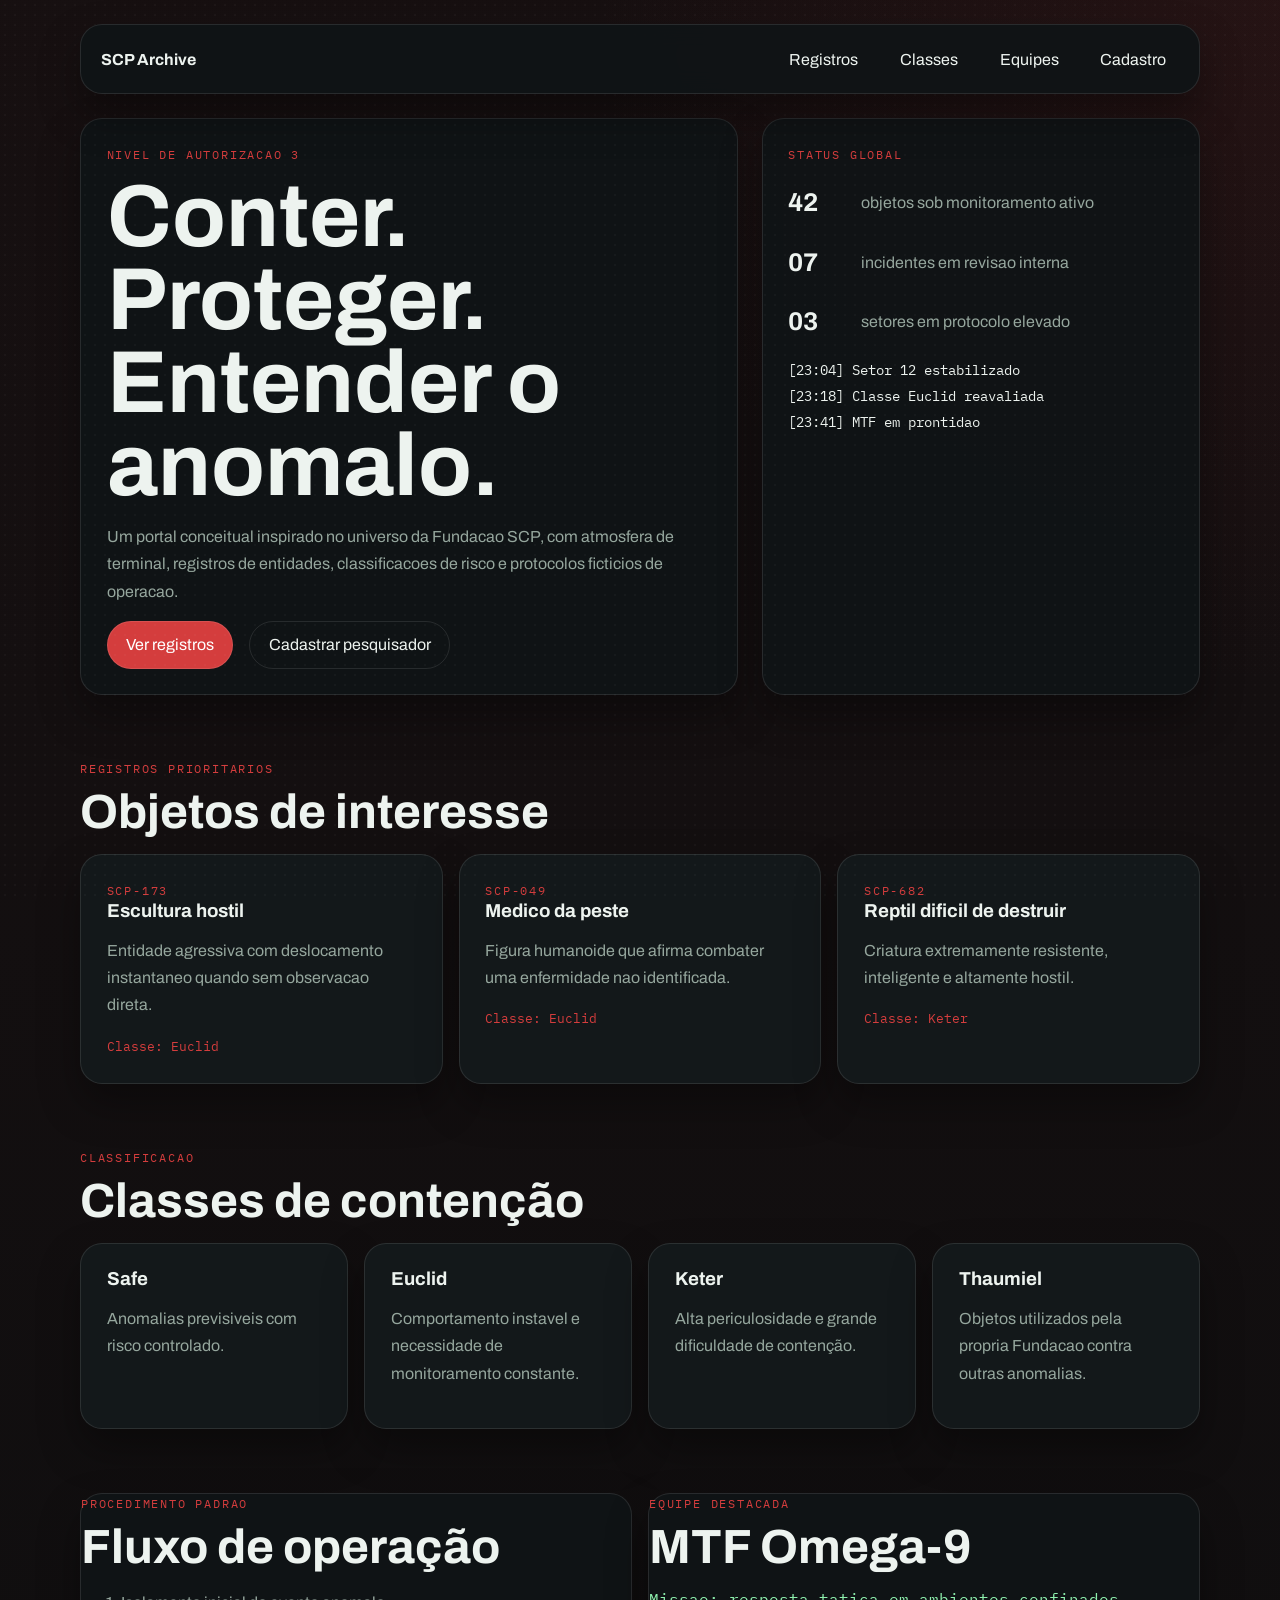
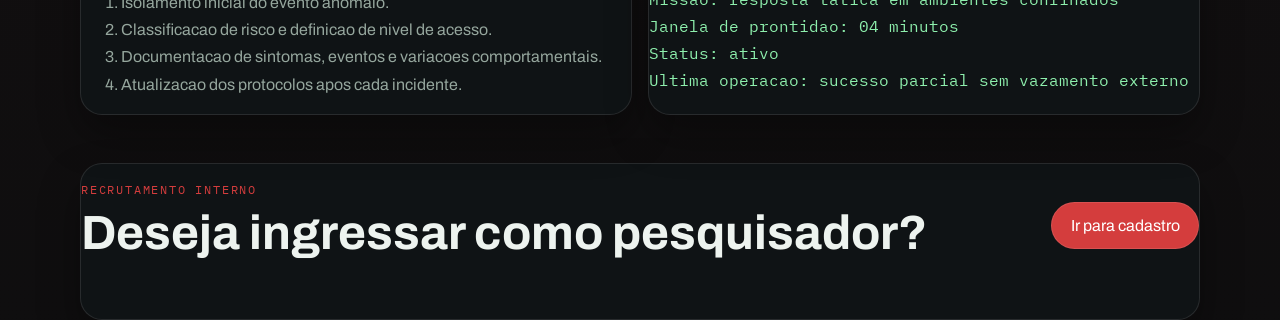
<file: index.html>
﻿<!DOCTYPE html>
<html lang="pt-BR">
<head>
  <meta charset="UTF-8">
  <meta name="viewport" content="width=device-width, initial-scale=1.0">
  <meta name="description" content="Portal tematico inspirado na Fundacao SCP com arquivos, protocolos e cadastro de pesquisadores.">
  <title>SCP Foundation Archive</title>
  <link rel="preconnect" href="https://fonts.googleapis.com">
  <link rel="preconnect" href="https://fonts.gstatic.com" crossorigin>
  <link href="https://fonts.googleapis.com/css2?family=Archivo:wght@400;500;700&family=IBM+Plex+Mono:wght@400;500;700&display=swap" rel="stylesheet">
  <link rel="stylesheet" href="styles.css">
</head>
<body>
  <div class="noise"></div>
  <header class="hero">
    <nav class="nav">
      <a class="brand" href="index.html">SCP Archive</a>
      <div class="nav__links">
        <a href="#registros">Registros</a>
        <a href="#classes">Classes</a>
        <a href="#equipes">Equipes</a>
        <a href="cadastro.html">Cadastro</a>
      </div>
    </nav>
    <div class="hero__grid">
      <section class="hero__content panel">
        <p class="label">Nivel de autorizacao 3</p>
        <h1>Conter. Proteger. Entender o anomalo.</h1>
        <p>Um portal conceitual inspirado no universo da Fundacao SCP, com atmosfera de terminal, registros de entidades, classificacoes de risco e protocolos ficticios de operacao.</p>
        <div class="hero__actions">
          <a class="button button--primary" href="#registros">Ver registros</a>
          <a class="button" href="cadastro.html">Cadastrar pesquisador</a>
        </div>
      </section>
      <aside class="status-card panel">
        <p class="label">Status global</p>
        <ul class="status-list">
          <li><strong>42</strong><span>objetos sob monitoramento ativo</span></li>
          <li><strong>07</strong><span>incidentes em revisao interna</span></li>
          <li><strong>03</strong><span>setores em protocolo elevado</span></li>
        </ul>
        <div class="status-log">
          <span>[23:04] Setor 12 estabilizado</span>
          <span>[23:18] Classe Euclid reavaliada</span>
          <span>[23:41] MTF em prontidao</span>
        </div>
      </aside>
    </div>
  </header>
  <main>
    <section class="section" id="registros">
      <div class="section__head">
        <p class="label">Registros prioritarios</p>
        <h2>Objetos de interesse</h2>
      </div>
      <div class="cards cards--three">
        <article class="card"><p class="card__tag">SCP-173</p><h3>Escultura hostil</h3><p>Entidade agressiva com deslocamento instantaneo quando sem observacao direta.</p><small>Classe: Euclid</small></article>
        <article class="card"><p class="card__tag">SCP-049</p><h3>Medico da peste</h3><p>Figura humanoide que afirma combater uma enfermidade nao identificada.</p><small>Classe: Euclid</small></article>
        <article class="card"><p class="card__tag">SCP-682</p><h3>Reptil dificil de destruir</h3><p>Criatura extremamente resistente, inteligente e altamente hostil.</p><small>Classe: Keter</small></article>
      </div>
    </section>
    <section class="section" id="classes">
      <div class="section__head"><p class="label">Classificacao</p><h2>Classes de contenção</h2></div>
      <div class="cards cards--four">
        <article class="mini-card"><h3>Safe</h3><p>Anomalias previsiveis com risco controlado.</p></article>
        <article class="mini-card"><h3>Euclid</h3><p>Comportamento instavel e necessidade de monitoramento constante.</p></article>
        <article class="mini-card"><h3>Keter</h3><p>Alta periculosidade e grande dificuldade de contenção.</p></article>
        <article class="mini-card"><h3>Thaumiel</h3><p>Objetos utilizados pela propria Fundacao contra outras anomalias.</p></article>
      </div>
    </section>
    <section class="section section--split" id="equipes">
      <article class="panel"><p class="label">Procedimento padrao</p><h2>Fluxo de operação</h2><ol><li>Isolamento inicial do evento anomalo.</li><li>Classificacao de risco e definicao de nivel de acesso.</li><li>Documentacao de sintomas, eventos e variacoes comportamentais.</li><li>Atualizacao dos protocolos apos cada incidente.</li></ol></article>
      <article class="panel terminal"><p class="label">Equipe destacada</p><h2>MTF Omega-9</h2><pre>Missao: resposta tatica em ambientes confinados
Janela de prontidao: 04 minutos
Status: ativo
Ultima operacao: sucesso parcial sem vazamento externo</pre></article>
    </section>
    <section class="section banner"><div><p class="label">Recrutamento interno</p><h2>Deseja ingressar como pesquisador?</h2></div><a class="button button--primary" href="cadastro.html">Ir para cadastro</a></section>
  </main>
</body>
</html>
</file>
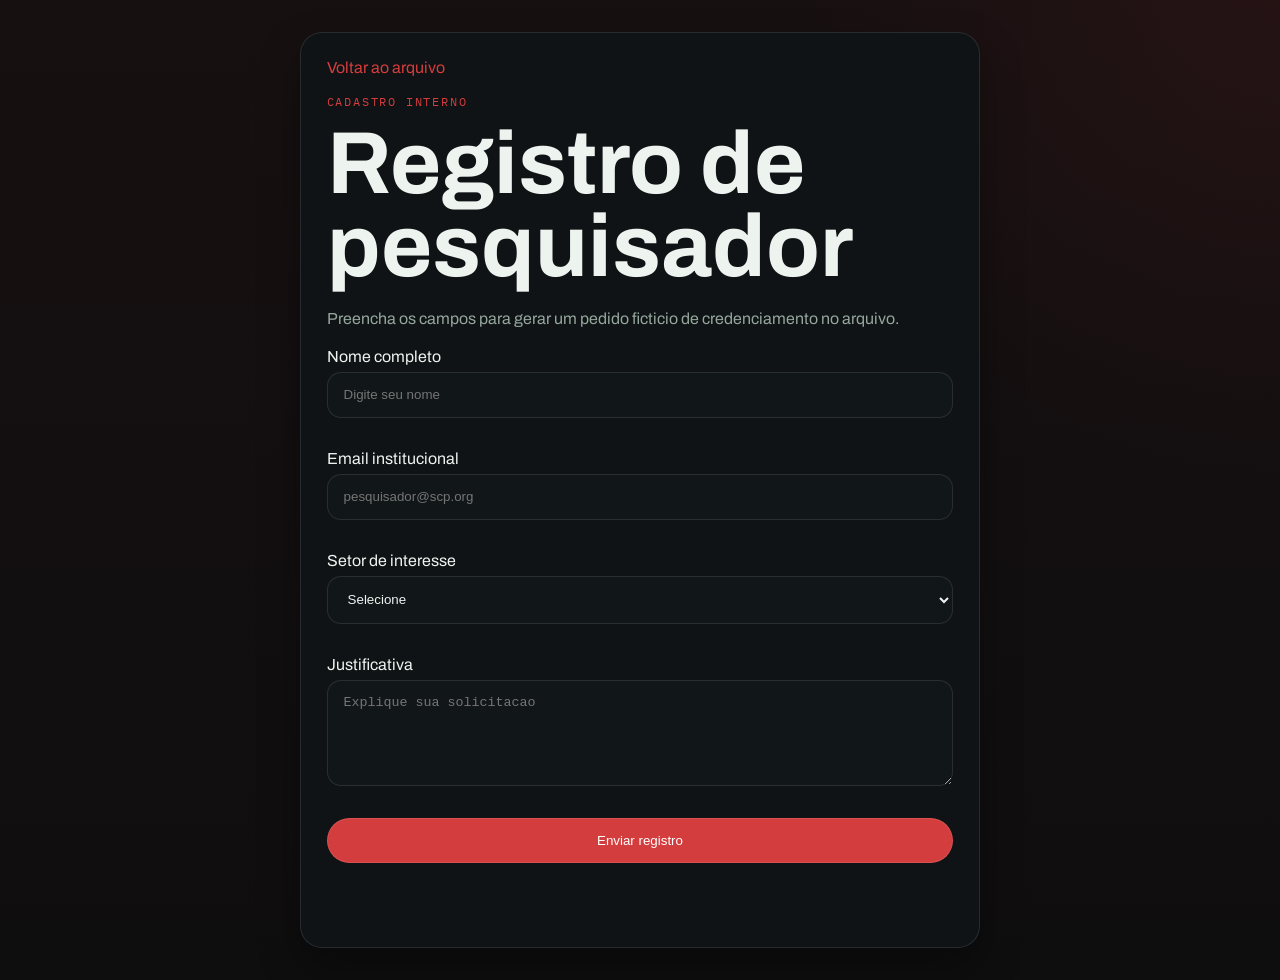
<file: cadastro.html>
﻿<!DOCTYPE html>
<html lang="pt-BR"><head><meta charset="UTF-8"><meta name="viewport" content="width=device-width, initial-scale=1.0"><meta name="description" content="Cadastro interno de pesquisadores para o portal tematico da Fundacao SCP."><title>Cadastro de Pesquisador | SCP Archive</title><link rel="preconnect" href="https://fonts.googleapis.com"><link rel="preconnect" href="https://fonts.gstatic.com" crossorigin><link href="https://fonts.googleapis.com/css2?family=Archivo:wght@400;500;700&family=IBM+Plex+Mono:wght@400;500;700&display=swap" rel="stylesheet"><link rel="stylesheet" href="styles.css"></head>
<body class="page-form"><main class="form-page"><section class="panel form-shell"><a class="back-link" href="index.html">Voltar ao arquivo</a><p class="label">Cadastro interno</p><h1>Registro de pesquisador</h1><p>Preencha os campos para gerar um pedido ficticio de credenciamento no arquivo.</p><form id="scp-form" novalidate><label for="nome">Nome completo</label><input id="nome" name="nome" type="text" placeholder="Digite seu nome"><small data-error-for="nome"></small><label for="email">Email institucional</label><input id="email" name="email" type="email" placeholder="pesquisador@scp.org"><small data-error-for="email"></small><label for="setor">Setor de interesse</label><select id="setor" name="setor"><option value="">Selecione</option><option>Pesquisa</option><option>Seguranca</option><option>Documentacao</option><option>Logistica</option></select><small data-error-for="setor"></small><label for="mensagem">Justificativa</label><textarea id="mensagem" name="mensagem" rows="5" placeholder="Explique sua solicitacao"></textarea><small data-error-for="mensagem"></small><button class="button button--primary" type="submit">Enviar registro</button><p class="form-status" id="form-status"></p></form></section></main><script src="script.js"></script></body></html>
</file>
<file: styles.css>
﻿:root { --bg:#0b0d0e; --panel:rgba(16,20,22,.92); --panel-2:rgba(20,25,28,.92); --text:#edf3ef; --muted:#95a69d; --accent:#d43d3d; --line:rgba(255,255,255,.1); --ok:#8ef0ad; }
*{box-sizing:border-box;} html{scroll-behavior:smooth;} body{margin:0;font-family:"Archivo",sans-serif;color:var(--text);background:linear-gradient(rgba(212,61,61,.06),rgba(212,61,61,.02)),radial-gradient(circle at top right,rgba(212,61,61,.08),transparent 30%),var(--bg);} body::before{content:"";position:fixed;inset:0;pointer-events:none;background-image:linear-gradient(rgba(255,255,255,.03) 1px,transparent 1px);background-size:100% 4px;opacity:.15;} .noise{position:fixed;inset:0;pointer-events:none;opacity:.03;background:radial-gradient(circle,#fff 1px,transparent 1px);background-size:10px 10px;} a{color:inherit;text-decoration:none;} .hero,.section,.form-page{width:min(1120px,calc(100% - 2rem));margin:0 auto;} .hero{padding:1.5rem 0 3rem;} .nav,.panel,.card,.mini-card,.banner{border:1px solid var(--line);background:var(--panel);box-shadow:0 20px 40px rgba(0,0,0,.35);border-radius:22px;} .nav{display:flex;justify-content:space-between;align-items:center;padding:1rem 1.25rem;position:sticky;top:1rem;backdrop-filter:blur(12px);z-index:4;} .brand,h1,h2,h3{margin:0;} .brand{font-weight:700;} .nav__links{display:flex;gap:1rem;flex-wrap:wrap;} .nav__links a{padding:.6rem .8rem;border-radius:999px;} .nav__links a:hover{background:rgba(212,61,61,.12);} .hero__grid{display:grid;grid-template-columns:1.2fr .8fr;gap:1.5rem;margin-top:1.5rem;} .hero__content,.status-card,.card,.mini-card,.banner,.form-shell{padding:1.6rem;} .label,.card__tag{margin:0;color:var(--accent);text-transform:uppercase;letter-spacing:.15em;font-family:"IBM Plex Mono",monospace;font-size:.75rem;} h1{font-size:clamp(2.8rem,7vw,5.5rem);line-height:.94;margin:.7rem 0 1rem;} h2{font-size:clamp(1.8rem,4vw,3rem);margin:.4rem 0 .8rem;} p,li,small,pre,.status-list span{color:var(--muted);line-height:1.7;} .hero__actions,.status-list{display:flex;gap:1rem;flex-wrap:wrap;} .button{display:inline-flex;justify-content:center;align-items:center;padding:.9rem 1.15rem;border-radius:999px;border:1px solid var(--line);} .button--primary{background:var(--accent);color:#fff;} .status-list{padding:0;margin:1rem 0;list-style:none;flex-direction:column;} .status-list li{display:grid;grid-template-columns:60px 1fr;gap:.8rem;align-items:center;} .status-list strong{font-size:1.6rem;color:var(--text);} .status-log{display:grid;gap:.45rem;font-family:"IBM Plex Mono",monospace;font-size:.9rem;} .section{padding:1rem 0 3rem;} .section__head{margin-bottom:1rem;} .cards{display:grid;gap:1rem;} .cards--three{grid-template-columns:repeat(3,minmax(0,1fr));} .cards--four{grid-template-columns:repeat(4,minmax(0,1fr));} .card,.mini-card{background:var(--panel-2);} .card small{color:var(--accent);font-family:"IBM Plex Mono",monospace;} .section--split{display:grid;grid-template-columns:1fr 1fr;gap:1rem;} .terminal pre{margin:0;white-space:pre-wrap;font-family:"IBM Plex Mono",monospace;color:var(--ok);} .banner{display:flex;align-items:center;justify-content:space-between;gap:1rem;} .page-form{min-height:100vh;display:grid;align-items:center;} .form-shell{max-width:680px;margin:2rem auto;} .back-link{display:inline-block;margin-bottom:1rem;color:var(--accent);} form{display:grid;gap:.45rem;margin-top:1rem;} input,select,textarea{width:100%;padding:.9rem 1rem;border-radius:14px;border:1px solid var(--line);background:#111619;color:var(--text);} small[data-error-for]{min-height:1.1rem;color:#ff8d8d;} .field-error{border-color:#ff8d8d;} .form-status{min-height:1.2rem;color:var(--ok);font-weight:600;} @media (max-width:860px){.hero__grid,.cards--three,.cards--four,.section--split,.banner{grid-template-columns:1fr;display:grid;} .nav{flex-direction:column;align-items:flex-start;gap:1rem;}}
</file>
